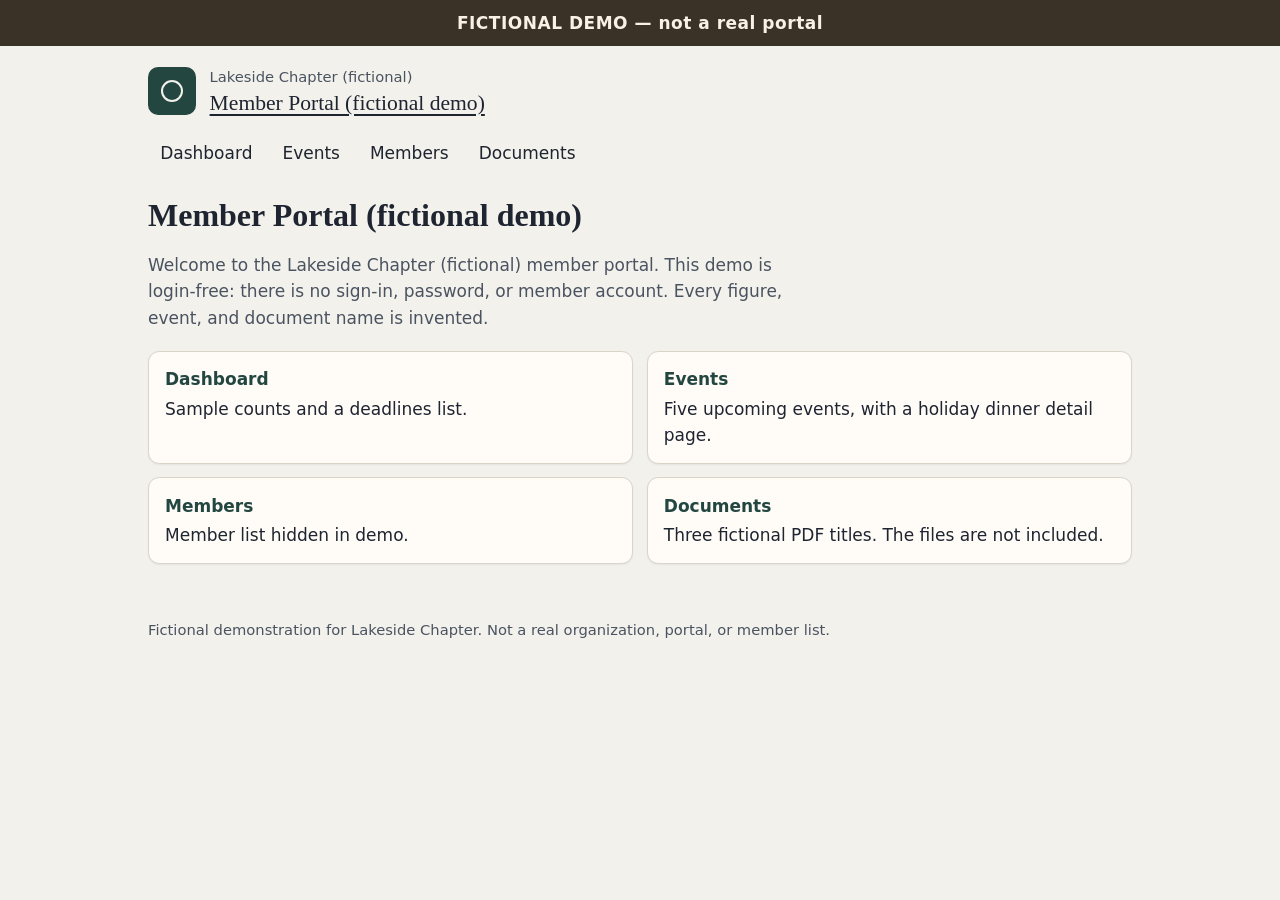
<file: trainer/demo-assets/mock-portal/index.html>
<!DOCTYPE html>
<html lang="en">
<head>
  <meta charset="utf-8">
  <meta name="viewport" content="width=device-width, initial-scale=1">
  <title>Member Portal (fictional demo) — Lakeside Chapter</title>
  <link rel="stylesheet" href="style.css">
</head>
<body>
  <a class="skip" href="#main">Skip to content</a>
  <p class="demo-banner" role="status">FICTIONAL DEMO — not a real portal</p>
  <header class="site-header">
    <div class="brand">
      <img src="data:image/svg+xml,%3Csvg xmlns='http://www.w3.org/2000/svg' width='48' height='48' viewBox='0 0 48 48'%3E%3Crect width='48' height='48' rx='10' fill='%23234740'/%3E%3Ccircle cx='24' cy='24' r='10' fill='none' stroke='%23f3f1ec' stroke-width='2'/%3E%3C/svg%3E" width="48" height="48" alt="Lakeside Chapter fictional emblem">
      <div>
        <p class="chapter">Lakeside Chapter (fictional)</p>
        <p class="portal"><a href="index.html" aria-current="page">Member Portal (fictional demo)</a></p>
      </div>
    </div>
    <nav aria-label="Primary">
      <ul class="nav-list">
        <li><a href="dashboard.html">Dashboard</a></li>
        <li><a href="events.html">Events</a></li>
        <li><a href="members.html">Members</a></li>
        <li><a href="documents.html">Documents</a></li>
      </ul>
    </nav>
  </header>
  <main id="main">
    <h1>Member Portal (fictional demo)</h1>
    <p class="lede">Welcome to the Lakeside Chapter (fictional) member portal. This demo is login-free: there is no sign-in, password, or member account. Every figure, event, and document name is invented.</p>
    <ul class="section-links">
      <li><a href="dashboard.html"><strong>Dashboard</strong> Sample counts and a deadlines list.</a></li>
      <li><a href="events.html"><strong>Events</strong> Five upcoming events, with a holiday dinner detail page.</a></li>
      <li><a href="members.html"><strong>Members</strong> Member list hidden in demo.</a></li>
      <li><a href="documents.html"><strong>Documents</strong> Three fictional PDF titles. The files are not included.</a></li>
    </ul>
  </main>
  <footer class="site-footer">
    <p>Fictional demonstration for Lakeside Chapter. Not a real organization, portal, or member list.</p>
  </footer>
</body>
</html>
</file>
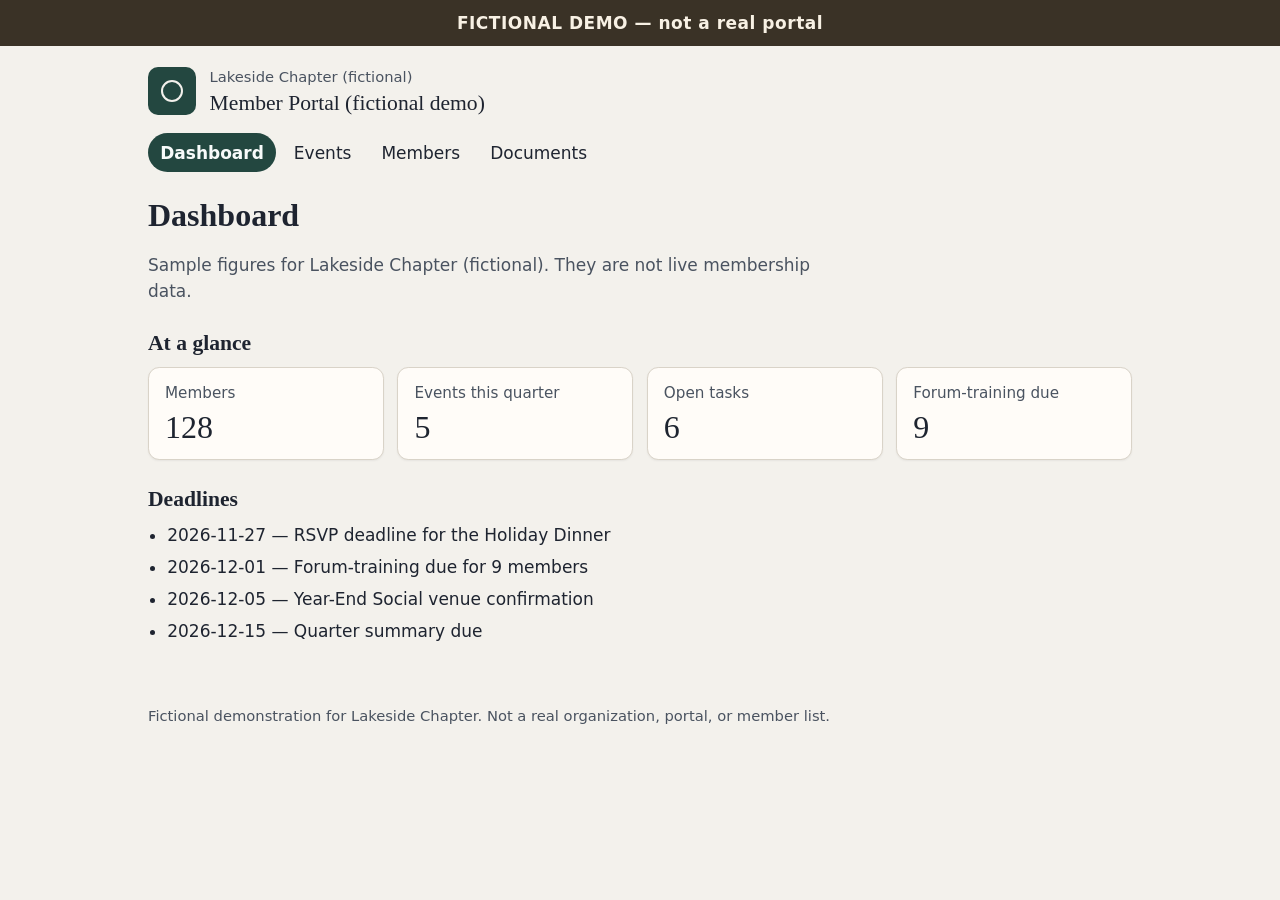
<file: trainer/demo-assets/mock-portal/dashboard.html>
<!DOCTYPE html>
<html lang="en">
<head>
  <meta charset="utf-8">
  <meta name="viewport" content="width=device-width, initial-scale=1">
  <title>Dashboard — Lakeside Chapter (fictional demo)</title>
  <link rel="stylesheet" href="style.css">
</head>
<body>
  <a class="skip" href="#main">Skip to content</a>
  <p class="demo-banner" role="status">FICTIONAL DEMO — not a real portal</p>
  <header class="site-header">
    <div class="brand">
      <img src="data:image/svg+xml,%3Csvg xmlns='http://www.w3.org/2000/svg' width='48' height='48' viewBox='0 0 48 48'%3E%3Crect width='48' height='48' rx='10' fill='%23234740'/%3E%3Ccircle cx='24' cy='24' r='10' fill='none' stroke='%23f3f1ec' stroke-width='2'/%3E%3C/svg%3E" width="48" height="48" alt="Lakeside Chapter fictional emblem">
      <div>
        <p class="chapter">Lakeside Chapter (fictional)</p>
        <p class="portal"><a href="index.html">Member Portal (fictional demo)</a></p>
      </div>
    </div>
    <nav aria-label="Primary">
      <ul class="nav-list">
        <li><a href="dashboard.html" aria-current="page">Dashboard</a></li>
        <li><a href="events.html">Events</a></li>
        <li><a href="members.html">Members</a></li>
        <li><a href="documents.html">Documents</a></li>
      </ul>
    </nav>
  </header>
  <main id="main">
    <h1>Dashboard</h1>
    <p class="lede">Sample figures for Lakeside Chapter (fictional). They are not live membership data.</p>
    <section aria-labelledby="snapshot-heading">
      <h2 id="snapshot-heading">At a glance</h2>
      <ul class="tiles">
        <li>
          <p class="tile-label">Members</p>
          <p class="tile-value">128</p>
        </li>
        <li>
          <p class="tile-label">Events this quarter</p>
          <p class="tile-value">5</p>
        </li>
        <li>
          <p class="tile-label">Open tasks</p>
          <p class="tile-value">6</p>
        </li>
        <li>
          <p class="tile-label">Forum-training due</p>
          <p class="tile-value">9</p>
        </li>
      </ul>
    </section>
    <section aria-labelledby="deadlines-heading">
      <h2 id="deadlines-heading">Deadlines</h2>
      <ul class="deadlines">
        <li><time datetime="2026-11-27">2026-11-27</time> — RSVP deadline for the Holiday Dinner</li>
        <li><time datetime="2026-12-01">2026-12-01</time> — Forum-training due for 9 members</li>
        <li><time datetime="2026-12-05">2026-12-05</time> — Year-End Social venue confirmation</li>
        <li><time datetime="2026-12-15">2026-12-15</time> — Quarter summary due</li>
      </ul>
    </section>
  </main>
  <footer class="site-footer">
    <p>Fictional demonstration for Lakeside Chapter. Not a real organization, portal, or member list.</p>
  </footer>
</body>
</html>
</file>
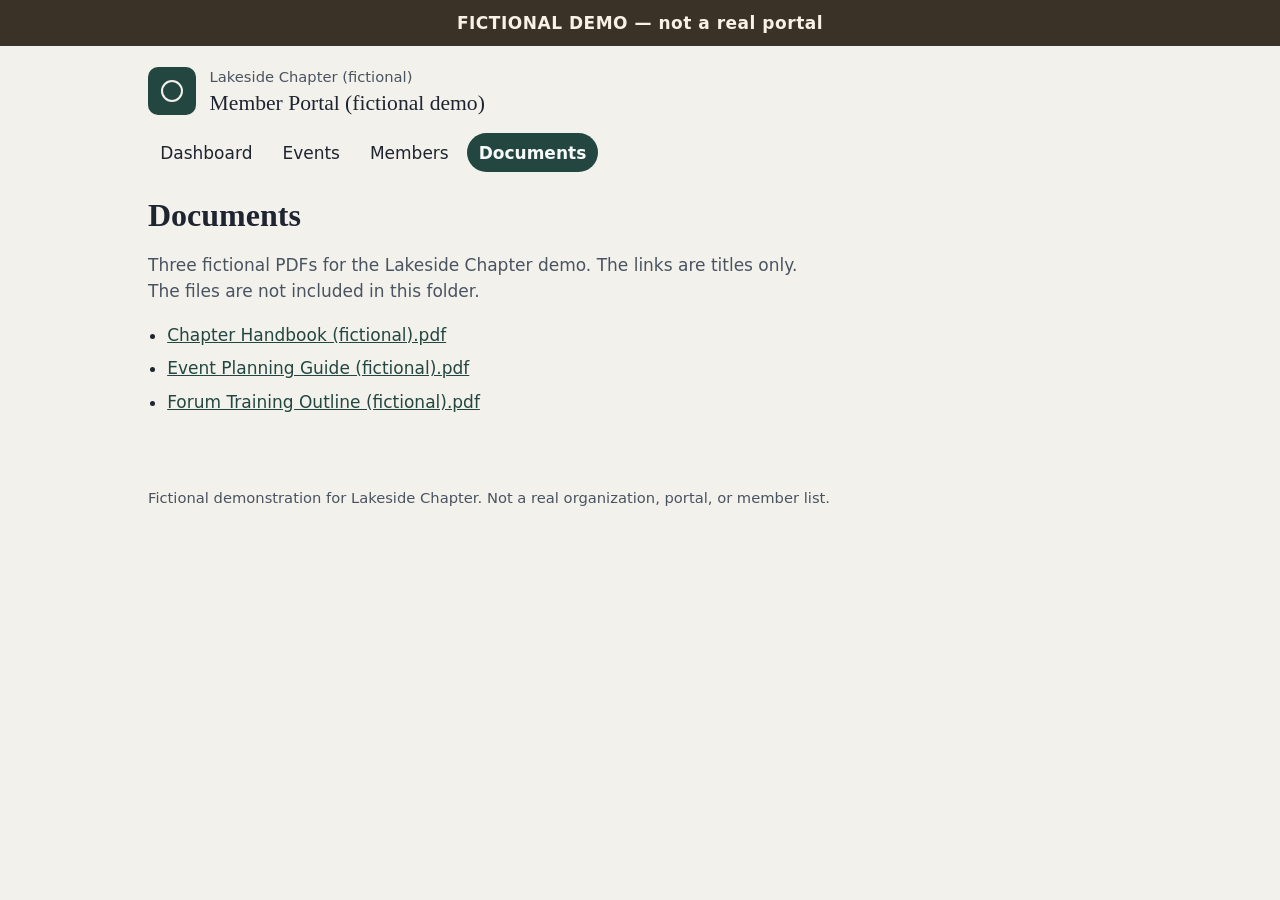
<file: trainer/demo-assets/mock-portal/documents.html>
<!DOCTYPE html>
<html lang="en">
<head>
  <meta charset="utf-8">
  <meta name="viewport" content="width=device-width, initial-scale=1">
  <title>Documents — Lakeside Chapter (fictional demo)</title>
  <link rel="stylesheet" href="style.css">
</head>
<body>
  <a class="skip" href="#main">Skip to content</a>
  <p class="demo-banner" role="status">FICTIONAL DEMO — not a real portal</p>
  <header class="site-header">
    <div class="brand">
      <img src="data:image/svg+xml,%3Csvg xmlns='http://www.w3.org/2000/svg' width='48' height='48' viewBox='0 0 48 48'%3E%3Crect width='48' height='48' rx='10' fill='%23234740'/%3E%3Ccircle cx='24' cy='24' r='10' fill='none' stroke='%23f3f1ec' stroke-width='2'/%3E%3C/svg%3E" width="48" height="48" alt="Lakeside Chapter fictional emblem">
      <div>
        <p class="chapter">Lakeside Chapter (fictional)</p>
        <p class="portal"><a href="index.html">Member Portal (fictional demo)</a></p>
      </div>
    </div>
    <nav aria-label="Primary">
      <ul class="nav-list">
        <li><a href="dashboard.html">Dashboard</a></li>
        <li><a href="events.html">Events</a></li>
        <li><a href="members.html">Members</a></li>
        <li><a href="documents.html" aria-current="page">Documents</a></li>
      </ul>
    </nav>
  </header>
  <main id="main">
    <h1>Documents</h1>
    <p class="lede">Three fictional PDFs for the Lakeside Chapter demo. The links are titles only. The files are not included in this folder.</p>
    <ul class="doc-list">
      <li><a href="chapter-handbook-fictional.pdf">Chapter Handbook (fictional).pdf</a></li>
      <li><a href="event-planning-guide-fictional.pdf">Event Planning Guide (fictional).pdf</a></li>
      <li><a href="forum-training-outline-fictional.pdf">Forum Training Outline (fictional).pdf</a></li>
    </ul>
  </main>
  <footer class="site-footer">
    <p>Fictional demonstration for Lakeside Chapter. Not a real organization, portal, or member list.</p>
  </footer>
</body>
</html>
</file>
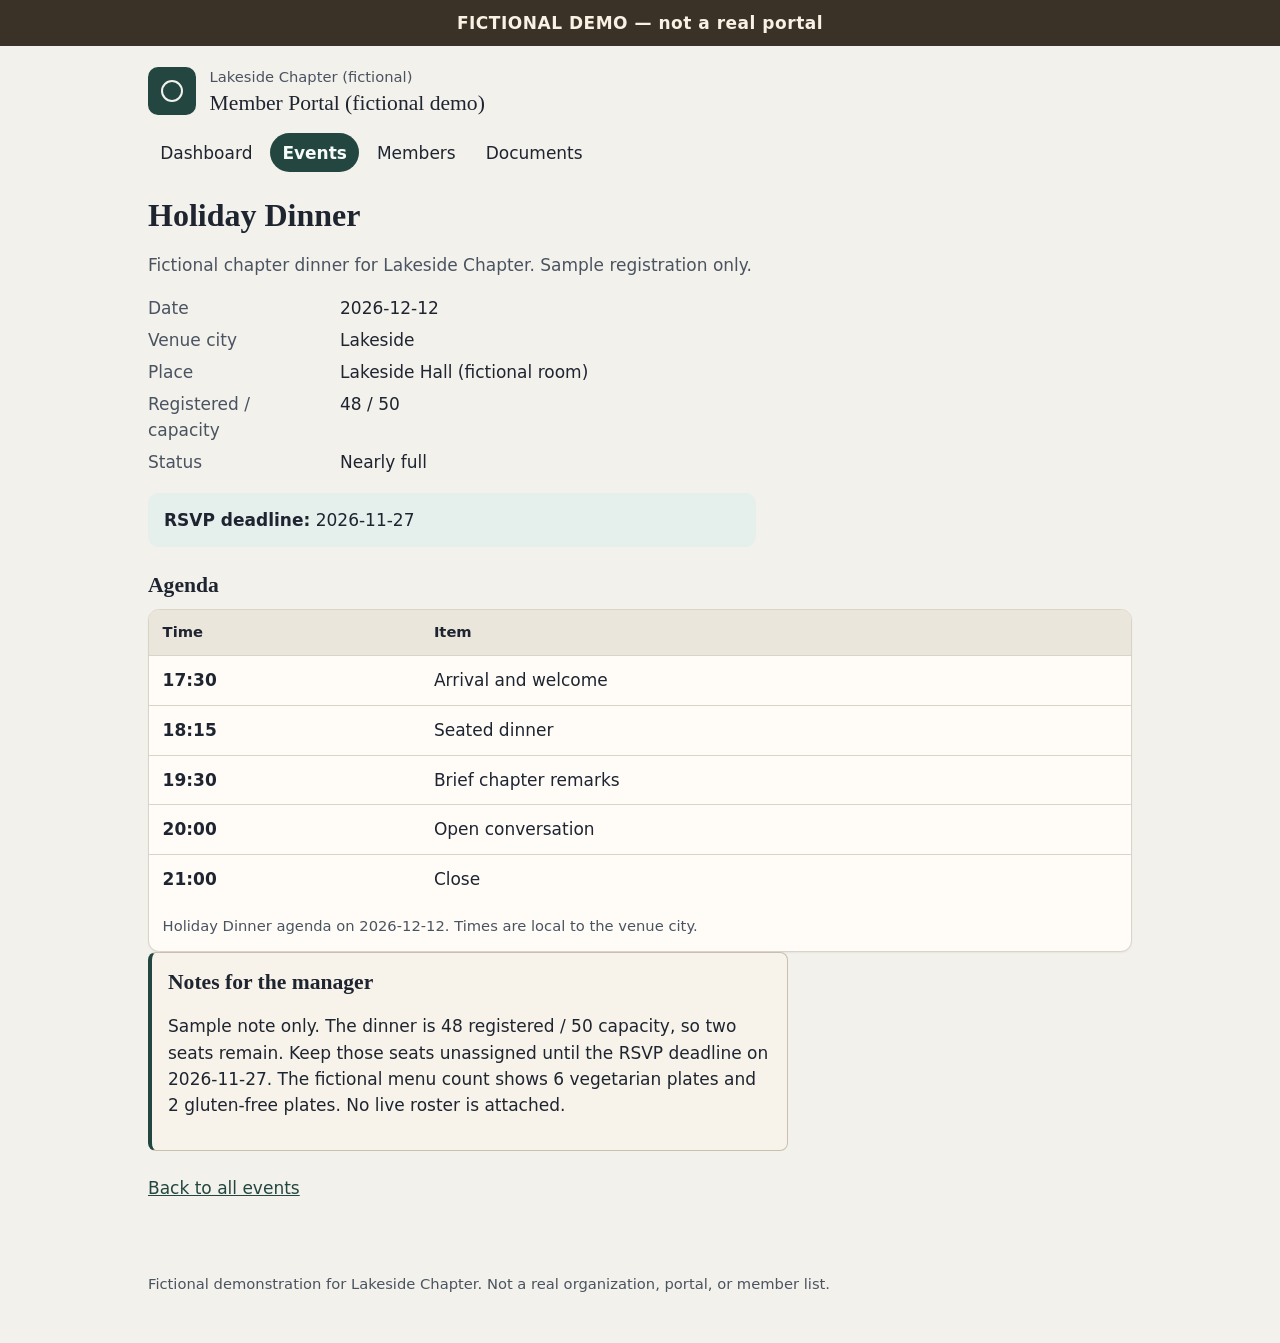
<file: trainer/demo-assets/mock-portal/event-holiday-dinner.html>
<!DOCTYPE html>
<html lang="en">
<head>
  <meta charset="utf-8">
  <meta name="viewport" content="width=device-width, initial-scale=1">
  <title>Holiday Dinner — Lakeside Chapter (fictional demo)</title>
  <link rel="stylesheet" href="style.css">
</head>
<body>
  <a class="skip" href="#main">Skip to content</a>
  <p class="demo-banner" role="status">FICTIONAL DEMO — not a real portal</p>
  <header class="site-header">
    <div class="brand">
      <img src="data:image/svg+xml,%3Csvg xmlns='http://www.w3.org/2000/svg' width='48' height='48' viewBox='0 0 48 48'%3E%3Crect width='48' height='48' rx='10' fill='%23234740'/%3E%3Ccircle cx='24' cy='24' r='10' fill='none' stroke='%23f3f1ec' stroke-width='2'/%3E%3C/svg%3E" width="48" height="48" alt="Lakeside Chapter fictional emblem">
      <div>
        <p class="chapter">Lakeside Chapter (fictional)</p>
        <p class="portal"><a href="index.html">Member Portal (fictional demo)</a></p>
      </div>
    </div>
    <nav aria-label="Primary">
      <ul class="nav-list">
        <li><a href="dashboard.html">Dashboard</a></li>
        <li><a href="events.html" aria-current="page">Events</a></li>
        <li><a href="members.html">Members</a></li>
        <li><a href="documents.html">Documents</a></li>
      </ul>
    </nav>
  </header>
  <main id="main">
    <h1>Holiday Dinner</h1>
    <p class="lede">Fictional chapter dinner for Lakeside Chapter. Sample registration only.</p>
    <dl class="facts">
      <dt>Date</dt>
      <dd><time datetime="2026-12-12">2026-12-12</time></dd>
      <dt>Venue city</dt>
      <dd>Lakeside</dd>
      <dt>Place</dt>
      <dd>Lakeside Hall (fictional room)</dd>
      <dt>Registered / capacity</dt>
      <dd>48 / 50</dd>
      <dt>Status</dt>
      <dd>Nearly full</dd>
    </dl>
    <p class="deadline-callout"><strong>RSVP deadline:</strong> <time datetime="2026-11-27">2026-11-27</time></p>
    <section aria-labelledby="agenda-heading">
      <h2 id="agenda-heading">Agenda</h2>
      <div class="table-wrap">
        <table>
          <caption>Holiday Dinner agenda on 2026-12-12. Times are local to the venue city.</caption>
          <thead>
            <tr>
              <th scope="col">Time</th>
              <th scope="col">Item</th>
            </tr>
          </thead>
          <tbody>
            <tr>
              <th scope="row"><time datetime="17:30">17:30</time></th>
              <td>Arrival and welcome</td>
            </tr>
            <tr>
              <th scope="row"><time datetime="18:15">18:15</time></th>
              <td>Seated dinner</td>
            </tr>
            <tr>
              <th scope="row"><time datetime="19:30">19:30</time></th>
              <td>Brief chapter remarks</td>
            </tr>
            <tr>
              <th scope="row"><time datetime="20:00">20:00</time></th>
              <td>Open conversation</td>
            </tr>
            <tr>
              <th scope="row"><time datetime="21:00">21:00</time></th>
              <td>Close</td>
            </tr>
          </tbody>
        </table>
      </div>
    </section>
    <section class="manager-notes" aria-labelledby="manager-notes-heading">
      <h2 id="manager-notes-heading">Notes for the manager</h2>
      <p>Sample note only. The dinner is 48 registered / 50 capacity, so two seats remain. Keep those seats unassigned until the RSVP deadline on 2026-11-27. The fictional menu count shows 6 vegetarian plates and 2 gluten-free plates. No live roster is attached.</p>
    </section>
    <p class="back-link"><a href="events.html">Back to all events</a></p>
  </main>
  <footer class="site-footer">
    <p>Fictional demonstration for Lakeside Chapter. Not a real organization, portal, or member list.</p>
  </footer>
</body>
</html>
</file>
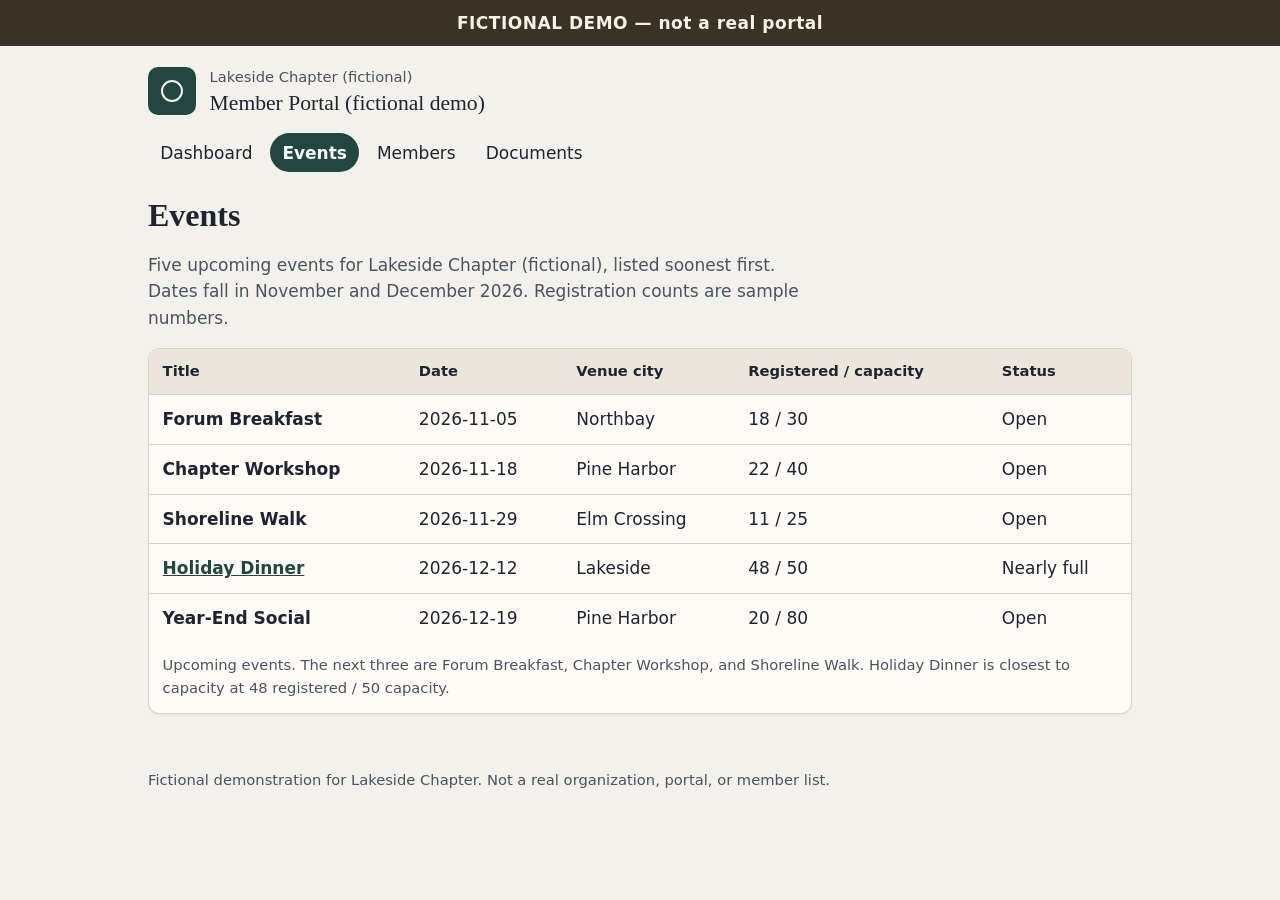
<file: trainer/demo-assets/mock-portal/events.html>
<!DOCTYPE html>
<html lang="en">
<head>
  <meta charset="utf-8">
  <meta name="viewport" content="width=device-width, initial-scale=1">
  <title>Events — Lakeside Chapter (fictional demo)</title>
  <link rel="stylesheet" href="style.css">
</head>
<body>
  <a class="skip" href="#main">Skip to content</a>
  <p class="demo-banner" role="status">FICTIONAL DEMO — not a real portal</p>
  <header class="site-header">
    <div class="brand">
      <img src="data:image/svg+xml,%3Csvg xmlns='http://www.w3.org/2000/svg' width='48' height='48' viewBox='0 0 48 48'%3E%3Crect width='48' height='48' rx='10' fill='%23234740'/%3E%3Ccircle cx='24' cy='24' r='10' fill='none' stroke='%23f3f1ec' stroke-width='2'/%3E%3C/svg%3E" width="48" height="48" alt="Lakeside Chapter fictional emblem">
      <div>
        <p class="chapter">Lakeside Chapter (fictional)</p>
        <p class="portal"><a href="index.html">Member Portal (fictional demo)</a></p>
      </div>
    </div>
    <nav aria-label="Primary">
      <ul class="nav-list">
        <li><a href="dashboard.html">Dashboard</a></li>
        <li><a href="events.html" aria-current="page">Events</a></li>
        <li><a href="members.html">Members</a></li>
        <li><a href="documents.html">Documents</a></li>
      </ul>
    </nav>
  </header>
  <main id="main">
    <h1>Events</h1>
    <p class="lede">Five upcoming events for Lakeside Chapter (fictional), listed soonest first. Dates fall in November and December 2026. Registration counts are sample numbers.</p>
    <div class="table-wrap">
      <table>
        <caption>Upcoming events. The next three are Forum Breakfast, Chapter Workshop, and Shoreline Walk. Holiday Dinner is closest to capacity at 48 registered / 50 capacity.</caption>
        <thead>
          <tr>
            <th scope="col">Title</th>
            <th scope="col">Date</th>
            <th scope="col">Venue city</th>
            <th scope="col">Registered / capacity</th>
            <th scope="col">Status</th>
          </tr>
        </thead>
        <tbody>
          <tr>
            <th scope="row">Forum Breakfast</th>
            <td><time datetime="2026-11-05">2026-11-05</time></td>
            <td>Northbay</td>
            <td>18 / 30</td>
            <td>Open</td>
          </tr>
          <tr>
            <th scope="row">Chapter Workshop</th>
            <td><time datetime="2026-11-18">2026-11-18</time></td>
            <td>Pine Harbor</td>
            <td>22 / 40</td>
            <td>Open</td>
          </tr>
          <tr>
            <th scope="row">Shoreline Walk</th>
            <td><time datetime="2026-11-29">2026-11-29</time></td>
            <td>Elm Crossing</td>
            <td>11 / 25</td>
            <td>Open</td>
          </tr>
          <tr>
            <th scope="row"><a href="event-holiday-dinner.html">Holiday Dinner</a></th>
            <td><time datetime="2026-12-12">2026-12-12</time></td>
            <td>Lakeside</td>
            <td>48 / 50</td>
            <td>Nearly full</td>
          </tr>
          <tr>
            <th scope="row">Year-End Social</th>
            <td><time datetime="2026-12-19">2026-12-19</time></td>
            <td>Pine Harbor</td>
            <td>20 / 80</td>
            <td>Open</td>
          </tr>
        </tbody>
      </table>
    </div>
  </main>
  <footer class="site-footer">
    <p>Fictional demonstration for Lakeside Chapter. Not a real organization, portal, or member list.</p>
  </footer>
</body>
</html>
</file>
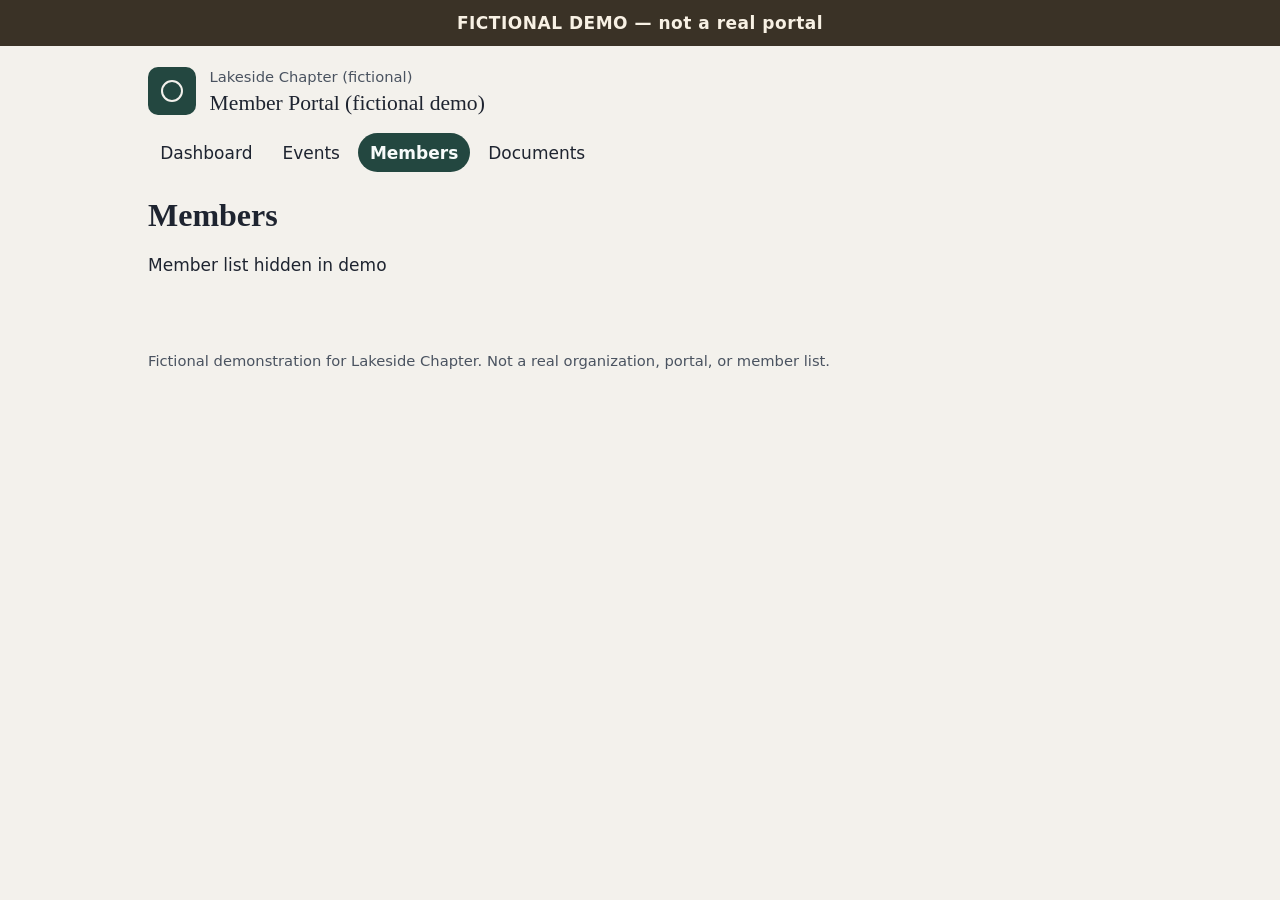
<file: trainer/demo-assets/mock-portal/members.html>
<!DOCTYPE html>
<html lang="en">
<head>
  <meta charset="utf-8">
  <meta name="viewport" content="width=device-width, initial-scale=1">
  <title>Members — Lakeside Chapter (fictional demo)</title>
  <link rel="stylesheet" href="style.css">
</head>
<body>
  <a class="skip" href="#main">Skip to content</a>
  <p class="demo-banner" role="status">FICTIONAL DEMO — not a real portal</p>
  <header class="site-header">
    <div class="brand">
      <img src="data:image/svg+xml,%3Csvg xmlns='http://www.w3.org/2000/svg' width='48' height='48' viewBox='0 0 48 48'%3E%3Crect width='48' height='48' rx='10' fill='%23234740'/%3E%3Ccircle cx='24' cy='24' r='10' fill='none' stroke='%23f3f1ec' stroke-width='2'/%3E%3C/svg%3E" width="48" height="48" alt="Lakeside Chapter fictional emblem">
      <div>
        <p class="chapter">Lakeside Chapter (fictional)</p>
        <p class="portal"><a href="index.html">Member Portal (fictional demo)</a></p>
      </div>
    </div>
    <nav aria-label="Primary">
      <ul class="nav-list">
        <li><a href="dashboard.html">Dashboard</a></li>
        <li><a href="events.html">Events</a></li>
        <li><a href="members.html" aria-current="page">Members</a></li>
        <li><a href="documents.html">Documents</a></li>
      </ul>
    </nav>
  </header>
  <main id="main">
    <h1>Members</h1>
    <p>Member list hidden in demo</p>
  </main>
  <footer class="site-footer">
    <p>Fictional demonstration for Lakeside Chapter. Not a real organization, portal, or member list.</p>
  </footer>
</body>
</html>
</file>
<file: trainer/demo-assets/mock-portal/style.css>
:root {
  --bg: #f3f1ec;
  --surface: #fffcf8;
  --ink: #1e2430;
  --muted: #4a5360;
  --line: #d9d3c8;
  --accent: #234740;
  --accent-soft: #e5efec;
  --banner-bg: #3a3226;
  --banner-fg: #f8f1e4;
  --note-bg: #f7f3ea;
  --note-line: #c9bfae;
  --focus: #1a4b8c;
  --shadow: 0 1px 2px rgba(30, 36, 48, 0.06);
}

*,
*::before,
*::after {
  box-sizing: border-box;
}

body {
  margin: 0;
  background: var(--bg);
  color: var(--ink);
  font-family: system-ui, -apple-system, "Segoe UI", sans-serif;
  font-size: 1.0625rem;
  line-height: 1.55;
}

img {
  max-width: 100%;
  height: auto;
}

a {
  color: var(--accent);
}

a:hover {
  text-decoration-thickness: 2px;
}

a:focus-visible,
.skip:focus {
  outline: 3px solid var(--focus);
  outline-offset: 2px;
}

.skip {
  position: absolute;
  left: 0.75rem;
  top: 0.75rem;
  transform: translateY(-200%);
  background: var(--surface);
  color: var(--ink);
  padding: 0.4rem 0.7rem;
  z-index: 3;
}

.skip:focus {
  transform: none;
}

.demo-banner {
  margin: 0;
  background: var(--banner-bg);
  color: var(--banner-fg);
  text-align: center;
  font-weight: 700;
  letter-spacing: 0.03em;
  padding: 0.6rem 1rem;
}

.site-header {
  max-width: 64rem;
  margin: 0 auto;
  padding: 1.25rem 1.25rem 0.5rem;
}

.brand {
  display: flex;
  gap: 0.85rem;
  align-items: center;
}

.brand img {
  width: 48px;
  height: 48px;
  flex: 0 0 auto;
}

.chapter {
  margin: 0;
  color: var(--muted);
  font-size: 0.92rem;
}

.portal {
  margin: 0.1rem 0 0;
  font-family: Georgia, "Iowan Old Style", "Palatino Linotype", Palatino, serif;
  font-size: 1.35rem;
  line-height: 1.25;
}

.portal a {
  color: inherit;
  text-decoration: none;
}

.portal a:hover,
.portal a[aria-current="page"] {
  text-decoration: underline;
  text-underline-offset: 0.18em;
}

.nav-list {
  display: flex;
  flex-wrap: wrap;
  gap: 0.4rem 0.35rem;
  list-style: none;
  margin: 1rem 0 0;
  padding: 0;
}

.nav-list a {
  display: inline-block;
  text-decoration: none;
  color: var(--ink);
  padding: 0.35rem 0.7rem;
  border-radius: 999px;
  border: 1px solid transparent;
}

.nav-list a:hover {
  background: var(--accent-soft);
}

.nav-list a[aria-current="page"] {
  background: var(--accent);
  color: #f7fbfa;
  font-weight: 650;
}

main {
  max-width: 64rem;
  margin: 0 auto;
  padding: 0.5rem 1.25rem 2.5rem;
}

h1,
h2,
h3 {
  font-family: Georgia, "Iowan Old Style", "Palatino Linotype", Palatino, serif;
  font-weight: 600;
  line-height: 1.25;
}

h1 {
  margin: 0.4rem 0 0.6rem;
  font-size: 2rem;
}

h2 {
  margin: 1.6rem 0 0.6rem;
  font-size: 1.35rem;
}

.lede,
.note {
  max-width: 42rem;
  color: var(--muted);
}

.section-links {
  list-style: none;
  padding: 0;
  margin: 1.25rem 0 0;
  display: grid;
  grid-template-columns: repeat(2, minmax(0, 1fr));
  gap: 0.85rem;
}

.section-links a {
  display: block;
  background: var(--surface);
  border: 1px solid var(--line);
  border-radius: 0.7rem;
  padding: 0.9rem 1rem;
  text-decoration: none;
  color: inherit;
  box-shadow: var(--shadow);
  height: 100%;
}

.section-links a:hover {
  border-color: var(--accent);
}

.section-links strong {
  display: block;
  color: var(--accent);
  margin-bottom: 0.2rem;
}

.tiles {
  list-style: none;
  padding: 0;
  margin: 0.5rem 0 0;
  display: grid;
  grid-template-columns: repeat(4, minmax(0, 1fr));
  gap: 0.85rem;
}

.tiles li {
  background: var(--surface);
  border: 1px solid var(--line);
  border-radius: 0.7rem;
  padding: 0.9rem 1rem 1rem;
  box-shadow: var(--shadow);
}

.tile-label {
  margin: 0;
  color: var(--muted);
  font-size: 0.95rem;
}

.tile-value {
  margin: 0.35rem 0 0;
  font-family: Georgia, "Iowan Old Style", "Palatino Linotype", Palatino, serif;
  font-size: 2rem;
  line-height: 1;
}

.deadlines {
  margin: 0.4rem 0 0;
  padding-left: 1.2rem;
  max-width: 42rem;
}

.deadlines li {
  margin: 0.35rem 0;
}

.table-wrap {
  overflow-x: auto;
  border: 1px solid var(--line);
  border-radius: 0.7rem;
  background: var(--surface);
  box-shadow: var(--shadow);
}

table {
  width: 100%;
  border-collapse: collapse;
  min-width: 40rem;
}

caption {
  caption-side: bottom;
  text-align: left;
  padding: 0.7rem 0.85rem 0.85rem;
  color: var(--muted);
  font-size: 0.92rem;
}

th,
td {
  text-align: left;
  vertical-align: top;
  padding: 0.7rem 0.85rem;
  border-bottom: 1px solid var(--line);
}

thead th {
  background: #ebe6dc;
  font-size: 0.92rem;
}

tbody tr:last-child th,
tbody tr:last-child td {
  border-bottom: 0;
}

.facts {
  display: grid;
  grid-template-columns: 11rem 1fr;
  gap: 0.35rem 1rem;
  margin: 0.5rem 0 0;
  max-width: 38rem;
  padding: 0;
}

.facts dt {
  margin: 0;
  color: var(--muted);
}

.facts dd {
  margin: 0;
}

.deadline-callout {
  margin: 1.1rem 0;
  padding: 0.85rem 1rem;
  background: var(--accent-soft);
  border-radius: 0.7rem;
  max-width: 38rem;
}

.manager-notes {
  max-width: 40rem;
  background: var(--note-bg);
  border: 1px solid var(--note-line);
  border-left: 4px solid var(--accent);
  border-radius: 0.5rem;
  padding: 0.3rem 1rem 0.9rem;
}

.manager-notes h2 {
  margin-top: 0.7rem;
}

.back-link {
  margin-top: 1.5rem;
}

.doc-list {
  padding-left: 1.2rem;
}

.doc-list li {
  margin: 0.45rem 0;
}

.site-footer {
  max-width: 64rem;
  margin: 0 auto;
  padding: 0 1.25rem 2rem;
  color: var(--muted);
  font-size: 0.92rem;
}

@media (max-width: 800px) {
  .tiles {
    grid-template-columns: repeat(2, minmax(0, 1fr));
  }
}

@media (max-width: 560px) {
  .section-links,
  .tiles,
  .facts {
    grid-template-columns: 1fr;
  }

  h1 {
    font-size: 1.7rem;
  }
}
</file>
